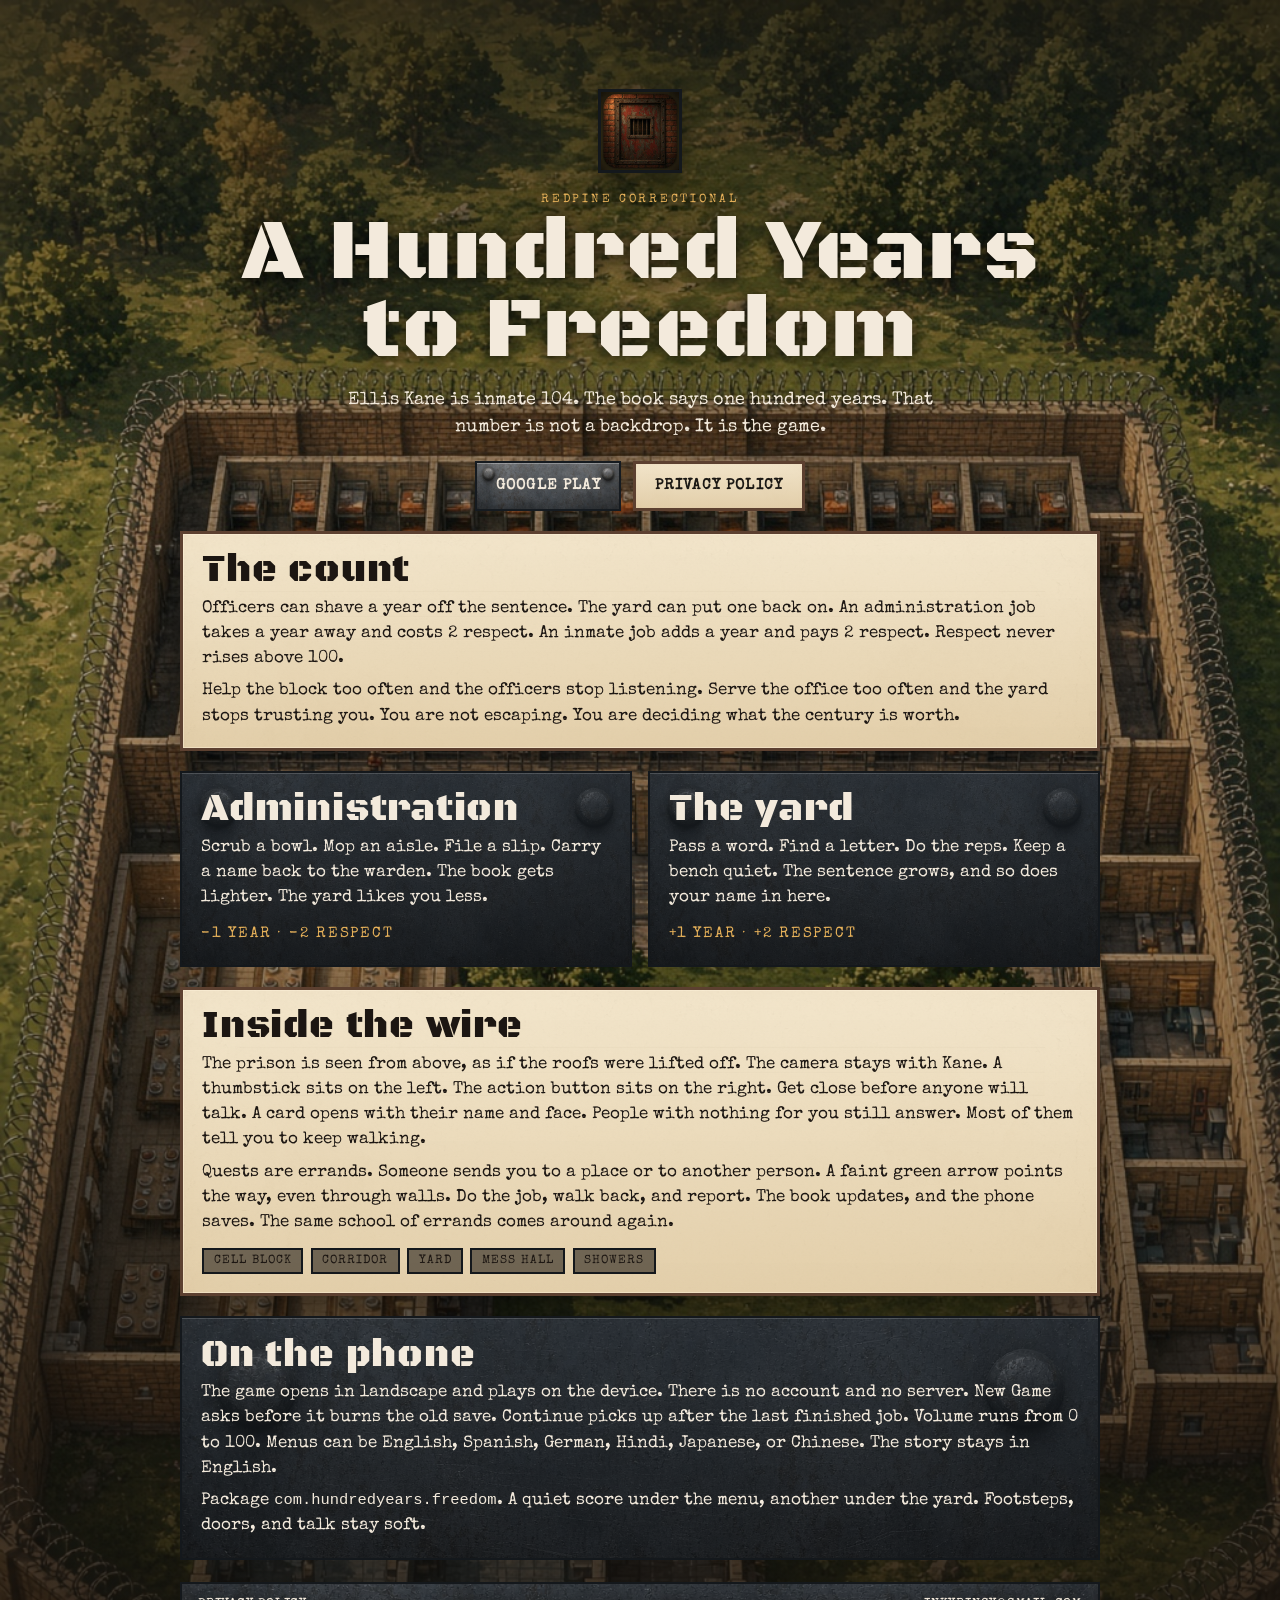
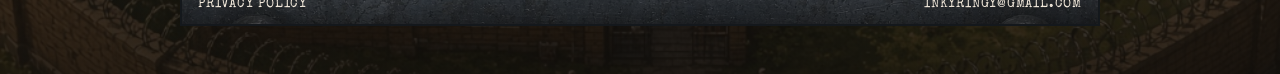
<file: index.html>
<!doctype html>
<html lang="en">
  <head>
    <meta charset="utf-8" />
    <meta name="viewport" content="width=device-width, initial-scale=1" />
    <title>A Hundred Years to Freedom</title>
    <meta
      name="description"
      content="A 100-year sentence. Work the yard, earn respect, or lose years. Offline prison game for Android."
    />
    <link rel="icon" href="icon.jpg" />
    <link rel="stylesheet" href="site.css" />
  </head>
  <body>
    <div class="wrap">
      <header class="gate">
        <img class="mark" src="icon.jpg" alt="" />
        <p class="kicker">Redpine Correctional</p>
        <h1>A Hundred Years<br />to Freedom</h1>
        <p class="lead">
          Ellis Kane is inmate 104. The book says one hundred years. That number is not a backdrop. It is the game.
        </p>
        <p class="actions">
          <a class="btn steel" href="https://play.google.com/store/apps/details?id=com.hundredyears.freedom">Google Play</a>
          <a class="btn ghost" href="privacy.html">Privacy policy</a>
        </p>
      </header>

      <main>
        <section class="paper">
          <h2>The count</h2>
          <p>
            Officers can shave a year off the sentence. The yard can put one back on. An administration job takes a year
            away and costs 2 respect. An inmate job adds a year and pays 2 respect. Respect never rises above 100.
          </p>
          <p>
            Help the block too often and the officers stop listening. Serve the office too often and the yard stops
            trusting you. You are not escaping. You are deciding what the century is worth.
          </p>
        </section>

        <section class="pair">
          <article class="plate">
            <h2>Administration</h2>
            <p>Scrub a bowl. Mop an aisle. File a slip. Carry a name back to the warden. The book gets lighter. The yard likes you less.</p>
            <p class="stamp">−1 year · −2 respect</p>
          </article>
          <article class="plate">
            <h2>The yard</h2>
            <p>Pass a word. Find a letter. Do the reps. Keep a bench quiet. The sentence grows, and so does your name in here.</p>
            <p class="stamp">+1 year · +2 respect</p>
          </article>
        </section>

        <section class="paper">
          <h2>Inside the wire</h2>
          <p>
            The prison is seen from above, as if the roofs were lifted off. The camera stays with Kane. A thumbstick sits
            on the left. The action button sits on the right. Get close before anyone will talk. A card opens with their
            name and face. People with nothing for you still answer. Most of them tell you to keep walking.
          </p>
          <p>
            Quests are errands. Someone sends you to a place or to another person. A faint green arrow points the way,
            even through walls. Do the job, walk back, and report. The book updates, and the phone saves. The same school
            of errands comes around again.
          </p>
          <div class="chips">
            <span class="chip">Cell block</span>
            <span class="chip">Corridor</span>
            <span class="chip">Yard</span>
            <span class="chip">Mess hall</span>
            <span class="chip">Showers</span>
          </div>
        </section>

        <section class="plate">
          <h2>On the phone</h2>
          <p>
            The game opens in landscape and plays on the device. There is no account and no server. New Game asks before
            it burns the old save. Continue picks up after the last finished job. Volume runs from 0 to 100. Menus can be
            English, Spanish, German, Hindi, Japanese, or Chinese. The story stays in English.
          </p>
          <p>Package <code>com.hundredyears.freedom</code>. A quiet score under the menu, another under the yard. Footsteps, doors, and talk stay soft.</p>
        </section>
      </main>

      <footer class="bar">
        <a href="privacy.html">Privacy policy</a>
        <a href="mailto:inkyringy@gmail.com">inkyringy@gmail.com</a>
      </footer>
    </div>
  </body>
</html>
</file>
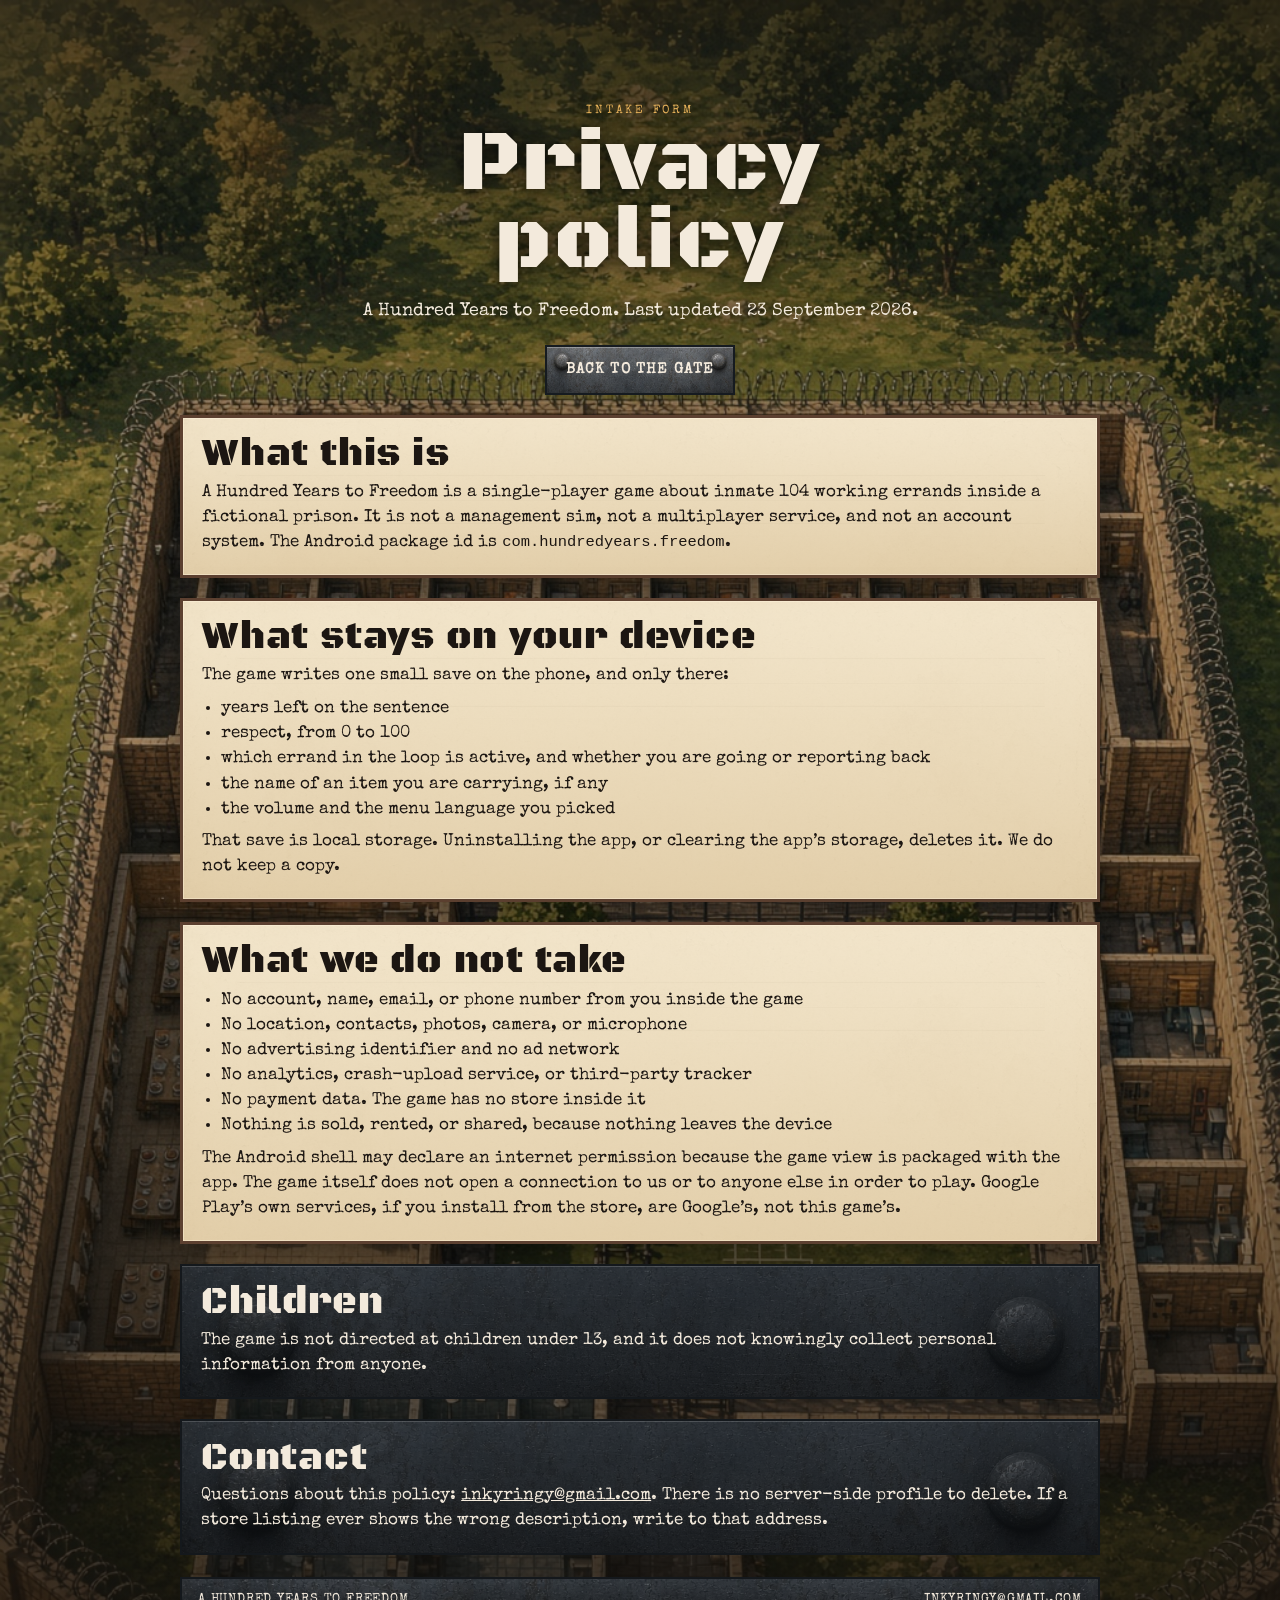
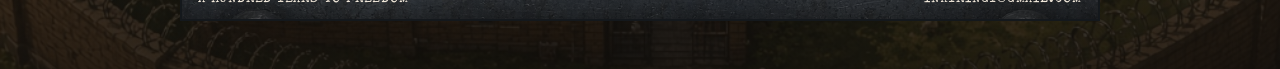
<file: privacy.html>
<!doctype html>
<html lang="en">
  <head>
    <meta charset="utf-8" />
    <meta name="viewport" content="width=device-width, initial-scale=1" />
    <title>Privacy policy · A Hundred Years to Freedom</title>
    <meta name="description" content="Privacy policy for A Hundred Years to Freedom. The game keeps one save on the device and takes nothing else." />
    <link rel="icon" href="icon.jpg" />
    <link rel="stylesheet" href="site.css" />
  </head>
  <body>
    <div class="wrap">
      <header class="gate">
        <p class="kicker">Intake form</p>
        <h1>Privacy<br />policy</h1>
        <p class="lead">A Hundred Years to Freedom. Last updated 23 September 2026.</p>
        <p class="actions">
          <a class="btn steel" href="index.html">Back to the gate</a>
        </p>
      </header>

      <main>
        <section class="paper">
          <h2>What this is</h2>
          <p>
            A Hundred Years to Freedom is a single-player game about inmate 104 working errands inside a fictional prison.
            It is not a management sim, not a multiplayer service, and not an account system. The Android package id is
            <code>com.hundredyears.freedom</code>.
          </p>
        </section>

        <section class="paper">
          <h2>What stays on your device</h2>
          <p>The game writes one small save on the phone, and only there:</p>
          <ul>
            <li>years left on the sentence</li>
            <li>respect, from 0 to 100</li>
            <li>which errand in the loop is active, and whether you are going or reporting back</li>
            <li>the name of an item you are carrying, if any</li>
            <li>the volume and the menu language you picked</li>
          </ul>
          <p>That save is local storage. Uninstalling the app, or clearing the app’s storage, deletes it. We do not keep a copy.</p>
        </section>

        <section class="paper">
          <h2>What we do not take</h2>
          <ul>
            <li>No account, name, email, or phone number from you inside the game</li>
            <li>No location, contacts, photos, camera, or microphone</li>
            <li>No advertising identifier and no ad network</li>
            <li>No analytics, crash-upload service, or third-party tracker</li>
            <li>No payment data. The game has no store inside it</li>
            <li>Nothing is sold, rented, or shared, because nothing leaves the device</li>
          </ul>
          <p>
            The Android shell may declare an internet permission because the game view is packaged with the app. The game
            itself does not open a connection to us or to anyone else in order to play. Google Play’s own services, if you
            install from the store, are Google’s, not this game’s.
          </p>
        </section>

        <section class="plate">
          <h2>Children</h2>
          <p>The game is not directed at children under 13, and it does not knowingly collect personal information from anyone.</p>
        </section>

        <section class="plate">
          <h2>Contact</h2>
          <p>
            Questions about this policy:
            <a href="mailto:inkyringy@gmail.com">inkyringy@gmail.com</a>.
            There is no server-side profile to delete. If a store listing ever shows the wrong description, write to that address.
          </p>
        </section>
      </main>

      <footer class="bar">
        <a href="index.html">A Hundred Years to Freedom</a>
        <a href="mailto:inkyringy@gmail.com">inkyringy@gmail.com</a>
      </footer>
    </div>
  </body>
</html>
</file>
<file: site.css>
@font-face {
  font-family: "Yard Stencil";
  src: url("fonts/stencil.ttf") format("truetype");
  font-weight: 400;
  font-style: normal;
  font-display: swap;
}

@font-face {
  font-family: "Dossier";
  src: url("fonts/dossier.ttf") format("truetype");
  font-weight: 400;
  font-style: normal;
  font-display: swap;
}

:root {
  color-scheme: dark;
  --ink: #1c1915;
  --cream: #f3eadc;
  --muted: #b7aa98;
  --rust: #c65a2e;
  --amber: #e6b15a;
  --panel: #2a241c;
}

* { box-sizing: border-box; }

html, body { margin: 0; min-height: 100%; }

body {
  color: var(--cream);
  font-family: "Dossier", "Trebuchet MS", Verdana, sans-serif;
  background:
    linear-gradient(180deg, rgba(18, 14, 10, 0.72) 0%, rgba(18, 14, 10, 0.28) 28%, rgba(18, 14, 10, 0.38) 62%, rgba(18, 14, 10, 0.86) 100%),
    url("menu-bg.jpg") center top / cover no-repeat fixed;
}

a { color: inherit; }

.wrap {
  width: min(920px, calc(100% - 2rem));
  margin: 0 auto;
  padding: 2.2rem 0 3rem;
}

.gate {
  text-align: center;
  padding-top: 6vh;
}

.mark {
  width: 84px;
  height: 84px;
  object-fit: cover;
  border: 3px solid #14181c;
  box-shadow: 0 10px 24px rgba(0, 0, 0, 0.45);
}

.kicker {
  margin: 0.8rem 0 0;
  color: var(--amber);
  letter-spacing: 0.22em;
  text-transform: uppercase;
  font-size: 0.78rem;
  text-shadow: 0 2px 18px rgba(0, 0, 0, 0.78);
}

h1 {
  margin: 0.35rem 0 0;
  font-family: "Yard Stencil", "Arial Narrow", Impact, sans-serif;
  font-weight: 400;
  font-size: clamp(2.6rem, 8vw, 5.4rem);
  line-height: 0.9;
  letter-spacing: 0.02em;
  text-shadow: 0 2px 18px rgba(0, 0, 0, 0.78);
}

.lead {
  max-width: 38rem;
  margin: 1rem auto 0;
  font-size: 1.15rem;
  line-height: 1.45;
  text-shadow: 0 2px 14px rgba(0, 0, 0, 0.8);
}

.actions {
  display: flex;
  flex-wrap: wrap;
  justify-content: center;
  gap: 0.75rem;
  margin-top: 1.3rem;
}

.btn {
  display: inline-flex;
  align-items: center;
  justify-content: center;
  min-height: 3.1rem;
  padding: 0.55rem 1.15rem;
  text-decoration: none;
  letter-spacing: 0.08em;
  text-transform: uppercase;
  font-weight: 600;
  font-size: 0.92rem;
}

.steel {
  color: var(--cream);
  border: 2px solid #161b20;
  background-color: #3c444c;
  background-image:
    linear-gradient(180deg, rgba(255, 255, 255, 0.16), rgba(0, 0, 0, 0.35)),
    url("ui-steel.jpg");
  background-size: cover;
  box-shadow: inset 0 1px 0 rgba(255, 255, 255, 0.28);
}

.ghost {
  color: var(--ink);
  border: 3px solid #5c4030;
  background-color: #ead9b8;
  background-image:
    linear-gradient(180deg, rgba(244, 232, 208, 0.88), rgba(226, 206, 170, 0.92)),
    url("ui-paper.jpg");
  background-size: cover;
}

.paper, .plate {
  margin-top: 1.25rem;
  padding: 1.15rem 1.2rem 1.2rem;
  text-align: left;
}

.paper {
  color: #1c1612;
  border: 3px solid #5c4030;
  background-color: #ead9b8;
  background-image:
    linear-gradient(180deg, rgba(244, 232, 208, 0.9), rgba(226, 206, 170, 0.92)),
    url("ui-paper.jpg");
  background-size: cover;
  box-shadow:
    0 18px 40px rgba(0, 0, 0, 0.45),
    inset 0 0 0 1px rgba(255, 244, 220, 0.45);
}

.plate {
  color: var(--cream);
  border: 2px solid #14181c;
  background-color: #2a3138;
  background-image:
    linear-gradient(180deg, rgba(32, 38, 44, 0.72), rgba(12, 14, 16, 0.78)),
    url("ui-steel.jpg");
  background-size: cover;
  box-shadow: inset 0 1px 0 rgba(255, 255, 255, 0.16);
}

h2 {
  margin: 0 0 0.45rem;
  font-family: "Yard Stencil", "Arial Narrow", Impact, sans-serif;
  font-weight: 400;
  font-size: clamp(1.7rem, 4vw, 2.4rem);
  line-height: 0.95;
  letter-spacing: 0.02em;
}

.paper h2 { color: #1c1612; }
.plate h2 { color: var(--cream); }

p, li { line-height: 1.5; font-size: 1.05rem; }
p { margin: 0.45rem 0 0; }
ul { margin: 0.5rem 0 0; padding-left: 1.15rem; }

.pair {
  display: grid;
  grid-template-columns: 1fr 1fr;
  gap: 1rem;
}

.stamp {
  margin-top: 0.8rem;
  color: var(--amber);
  letter-spacing: 0.12em;
  text-transform: uppercase;
  font-size: 0.92rem;
}

.chips {
  display: flex;
  flex-wrap: wrap;
  gap: 0.45rem;
  margin-top: 0.8rem;
}

.chip {
  padding: 0.28rem 0.6rem;
  border: 2px solid #14181c;
  background: rgba(18, 14, 10, 0.55);
  letter-spacing: 0.08em;
  text-transform: uppercase;
  font-size: 0.78rem;
}

code {
  font-family: ui-monospace, monospace;
  font-size: 0.92em;
}

.bar {
  display: flex;
  justify-content: space-between;
  gap: 1rem;
  flex-wrap: wrap;
  margin-top: 1.4rem;
  padding: 0.85rem 1rem;
  color: var(--cream);
  border: 2px solid #14181c;
  background-color: #2a3138;
  background-image:
    linear-gradient(180deg, rgba(32, 38, 44, 0.55), rgba(12, 14, 16, 0.72)),
    url("ui-steel.jpg");
  background-size: cover;
  letter-spacing: 0.06em;
  text-transform: uppercase;
  font-size: 0.82rem;
}

.bar a { text-decoration: none; }

@media (max-width: 720px) {
  body { background-attachment: scroll; }
  .pair { grid-template-columns: 1fr; }
  .gate { padding-top: 2.2rem; }
}
</file>
